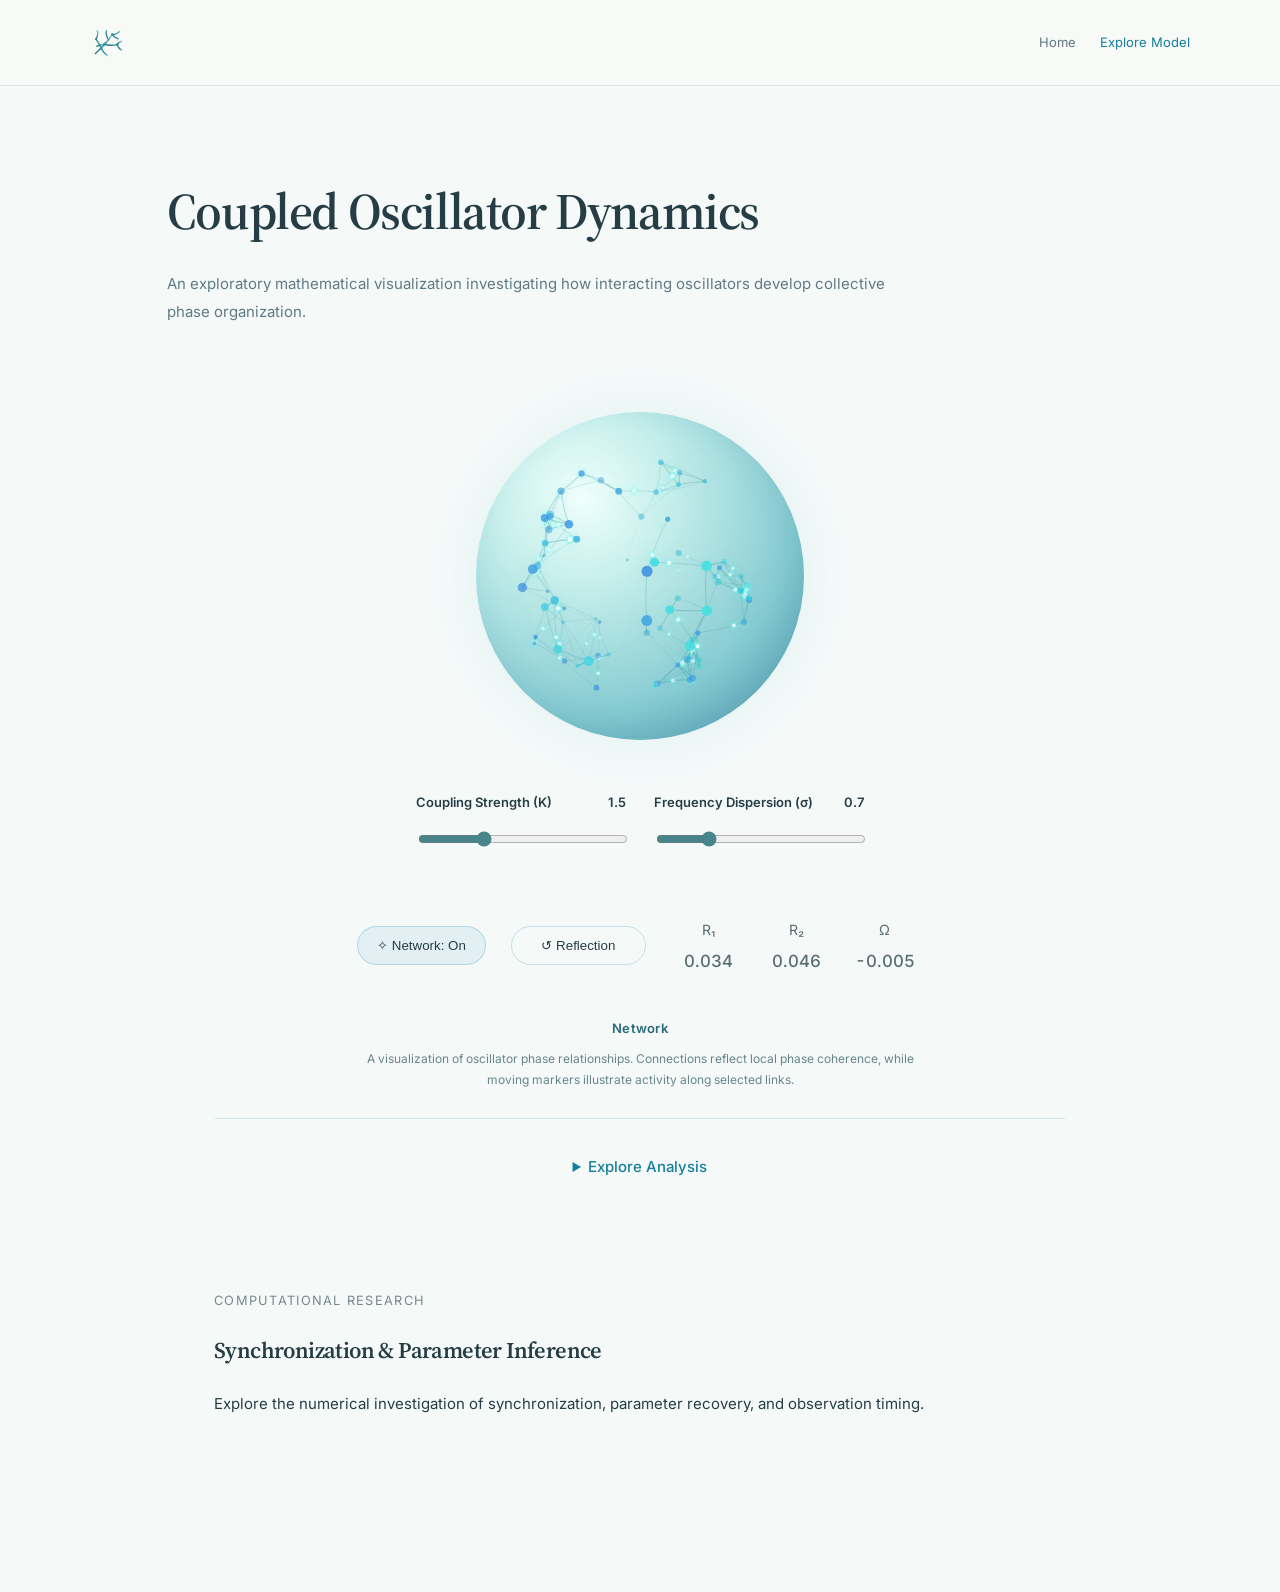
<file: models/resonant-sphere.html>
<!DOCTYPE html>

<html lang="en">
<head>
<meta charset="utf-8"/>
<meta content="width=device-width, initial-scale=1.0" name="viewport"/>
<title>Explore | Baruc Stover</title>
<link href="../favicon.svg" rel="icon"/>
<link href="../style.css" rel="stylesheet"/>
<link href="https://fonts.googleapis.com/css2?family=Inter:wght@400;500;600;700&amp;family=Source+Serif+4:wght@400;500;600;700&amp;display=swap" rel="stylesheet"/>
<style>
    .model-page {
      max-width: 1100px;
      margin: auto;
      padding: 75px 6%;
    }

    .model-intro {
      max-width: 760px;
      margin-bottom: 45px;
    }

    .model-intro h1 {
      font-size: clamp(35px, 4vw, 55px);
      line-height: 1.2;
    }

    .model-intro p {
      color: #617985;
    }

    .model-layout {
      display: grid;
      grid-template-columns: 1.4fr 1fr;
      gap: 30px;
    }

    .model-visual {
      background: linear-gradient(
        145deg,
        #effbfc,
        #d9f0f2
      );

      border: 1px solid #d6e9eb;
      border-radius: 14px;
      padding: 30px;
    }

    .model-planet {
      width: min(100%, 430px);
      aspect-ratio: 1;
      position: relative;
      margin: auto;
    }

    .model-planet .orb {
      position: absolute;
      inset: 10%;
      border-radius: 50%;
      overflow: hidden;

      background: radial-gradient(
        circle at 30% 25%,
        #ecfffd,
        #a8e8e3 27%,
        #65bfc9 65%,
        #286e95 100%
      );

      box-shadow:
        inset -22px -18px 45px #145a7938,
        0 0 75px #64becb30;
    }

    .model-planet canvas {
      position: absolute;
      inset: 0;
      width: 100%;
      height: 100%;
    }

    .model-controls {
      background: white;
      border: 1px solid #dce9ec;
      border-radius: 12px;
      padding: 30px;
    }

    .model-controls h2 {
      font-size: 26px;
      margin-top: 0;
    }

    .control-group {
      margin-bottom: 30px;
    }

    .control-group label {
      display: flex;
      justify-content: space-between;
      gap: 12px;

      font-size: 13px;
      font-weight: 600;
      margin-bottom: 14px;
    }

    .control-group input {
      width: 100%;
      accent-color: #1887a0;
    }

    .model-buttons {
      display: flex;
      flex-wrap: wrap;
      gap: 12px;
    }

    .model-buttons button {
      padding: 12px 17px;
      border-radius: 6px;
      border: 1px solid #bddbdf;
      background: #eaf7f7;
      color: #235b6b;
      cursor: pointer;
      font: inherit;
      font-size: 13px;
    }

    .model-buttons button:hover {
      background: #d7f0ef;
    }

    .model-buttons button:focus-visible {
      outline: 2px solid #147eaa;
      outline-offset: 3px;
    }

    .order-display {
      margin-top: 30px;
      padding: 20px;
      background: #f2f9fa;
      border-radius: 8px;
    }

    .order-display strong {
      font-size: 32px;
      color: #187d98;
    }

    .model-methods {
      margin-top: 65px;
      max-width: 800px;
    }

    .model-methods p {
      color: #617985;
    }

    @media (max-width: 800px) {
      .model-layout {
        grid-template-columns: 1fr;
      }

      .model-page {
        padding: 45px 6%;
      }

      .model-controls {
        padding: 22px;
      }
    }

    @media (prefers-reduced-motion: reduce) {
      .model-planet * {
        animation: none !important;
      }
    }
  
/* COMPARISON_BUTTON_CONSISTENCY_V1 */
#run-coupling-comparison {
    font: inherit;
    font-size: 0.9rem;
    padding: 12px 18px;
    min-height: 48px;
    border-radius: 6px;
    cursor: pointer;
}

</style>
<style>
    .model-extra-controls {
      margin-top: 20px;
      margin-bottom: 22px;
    }

    .model-chart-panel {
      padding: 20px;
      background: #f4fafb;
      border: 1px solid #dce9ec;
      border-radius: 9px;
    }

    .model-chart-panel h3 {
      font-family: "Source Serif 4", Georgia, serif;
      font-size: 20px;
      margin: 0 0 5px;
    }

    .model-chart-panel p {
      font-size: 12px;
      color: #617985;
    }

    #synchronization-chart {
      width: 100%;
      height: 210px;
      display: block;
      margin-top: 15px;
      background: white;
      border-radius: 5px;
    }

    .simulation-time {
      margin-bottom: 0;
    }
  </style>
<style>
/* COUPLED OSCILLATOR VISUAL REFINEMENT */

:root {
  --model-mist: #f5faf9;
  --model-sage: #cbded7;
  --model-blue: #9ec4d2;
  --model-teal: #47858b;
}

/* Keep existing layout while refining the palette. */
body {
  background-color: var(--model-mist);
}

/* Smooth changes in the canvas glow. */
#inference-canvas {
  transition: filter 0.45s ease;
}

/* Slightly warmer controls. */
input[type="range"] {
  accent-color: var(--model-teal);
}

button {
  transition:
    background-color 0.2s ease,
    border-color 0.2s ease,
    box-shadow 0.2s ease;
}

@media (prefers-reduced-motion: reduce) {
  #inference-canvas,
  button {
    transition: none;
  }
}
</style>
<style>
.comparison-section {
  max-width: 1040px;
  margin: 48px auto 70px;
  padding: 0 24px;
}

.comparison-details {
  background: #f8fbfa;
  border: 1px solid #d8e7e7;
  border-radius: 12px;
}

.comparison-details summary {
  cursor: pointer;
  padding: 22px 26px;
  font-family: "Source Serif 4", Georgia, serif;
  font-size: 21px;
  color: #234450;
}

.comparison-details summary:focus-visible,
#run-coupling-comparison:focus-visible {
  outline: 2px solid #247b8c;
  outline-offset: 3px;
}

.comparison-content {
  padding: 0 26px 28px;
}

.comparison-content > p {
  max-width: 690px;
  line-height: 1.7;
}

#run-coupling-comparison {
  padding: 11px 18px;
  border: 1px solid #afcfd1;
  border-radius: 7px;
  background: #e6f4f3;
  color: #235a65;
  cursor: pointer;
}

.comparison-chart-wrap {
  width: 100%;
  height: 290px;
  margin-top: 22px;
  background: white;
  border: 1px solid #e2ecec;
  border-radius: 8px;
}

#comparison-chart {
  display: block;
  width: 100%;
  height: 100%;
}

.comparison-table {
  width: 100%;
  border-collapse: collapse;
  margin-top: 24px;
  font-size: 14px;
}

.comparison-table th,
.comparison-table td {
  text-align: left;
  padding: 11px 8px;
  border-bottom: 1px solid #e1e9e8;
}

.comparison-table th {
  color: #315665;
}

.comparison-note {
  font-size: 12px;
  color: #66808a;
}

@media (max-width: 600px) {
  .comparison-section { padding: 0 14px; }
  .comparison-content { padding: 0 14px 22px; }
  .comparison-chart-wrap { height: 230px; }
  .comparison-details summary { font-size: 18px; padding: 18px 14px; }
}
</style>
<style>
/* Simplified mathematical project navigation */

.site-header {
  display: flex;
  align-items: center;
  justify-content: space-between;
  gap: 24px;
}

.site-header .brand {
  display: inline-flex;
  align-items: center;
  flex: 0 0 auto;
  width: auto;
  max-width: 44px;
}

.site-header .brand img {
  display: block;
  width: 34px;
  height: 34px;
}

.site-header nav {
  display: flex;
  align-items: center;
  justify-content: flex-end;
  flex-wrap: wrap;
  gap: 24px;
}

.site-header nav a {
  position: relative;
  z-index: 2;
  white-space: nowrap;
}

.site-header nav a[aria-current="page"] {
  color: #187f9c;
}

@media (max-width: 600px) {
  .site-header {
    gap: 12px;
  }

  .site-header nav {
    gap: 12px;
  }

  .site-header nav a {
    font-size: 0.8rem;
  }
}
</style>
<style>
.resonant-minimal-controls {
  max-width: 940px;
  margin: 22px auto 48px;
  padding: 18px 24px;
  display: flex;
  justify-content: center;
  align-items: center;
  gap: 38px;
  flex-wrap: wrap;
}

#resonant-reflection {
  border: 1px solid rgba(44,145,185,.25);
  background: transparent;
  color: inherit;
  padding: 11px 19px;
  border-radius: 999px;
  cursor: pointer;
  transition: background .2s ease;
}

#resonant-reflection:hover {
  background: rgba(60,160,200,.08);
}

#resonant-reflection[aria-pressed="true"] {
  background: rgba(60,160,200,.12);
}

.resonant-readouts {
  display: flex;
  gap: 28px;
  flex-wrap: wrap;
  justify-content: center;
  font-size: .88rem;
}

.resonant-readouts span {
  opacity: .75;
}

.resonant-readouts strong {
  display: block;
  margin-top: 6px;
  font-size: 1.15rem;
  font-weight: 500;
  opacity: 1;
}

@media (max-width: 650px) {
  .resonant-minimal-controls {
    gap: 22px;
    padding: 14px;
  }

  .resonant-readouts {
    width: 100%;
    justify-content: space-around;
  }
}
</style>
<style>
/* Resonant Dynamics — minimal research interface */

.resonant-stage {
  max-width: 960px;
  margin: 15px auto 70px;
  text-align: center;
}

.resonant-stage .model-visual {
  width: 100%;
  max-width: 680px;
  margin: 0 auto;
}

.resonant-stage .model-planet {
  width: 100%;
  min-height: 440px;
}

.resonant-stage .orb {
  width: 100%;
  min-height: 440px;
}

.resonant-stage #inference-canvas {
  width: 100%;
  height: 440px;
  display: block;
}

.resonant-parameter-strip {
  display: flex;
  justify-content: center;
  align-items: center;
  gap: 45px;
  margin: 26px auto;
  flex-wrap: wrap;
}

.resonant-parameter-strip .control-group {
  min-width: 210px;
  text-align: left;
}

.resonant-stage .resonant-minimal-controls {
  margin: 20px auto 35px;
}

.resonant-analysis {
  margin: 25px auto;
  text-align: left;
  border-top: 1px solid rgba(75,145,180,.2);
  padding-top: 22px;
}

.resonant-analysis > summary {
  cursor: pointer;
  text-align: center;
  padding: 12px;
  color: #167e9e;
  font-weight: 500;
}

.resonant-analysis .model-controls {
  max-width: 750px;
  margin: 35px auto;
}

.resonant-experiments {
  margin-top: 45px;
}

@media(max-width:700px) {
  .resonant-stage .model-planet,
  .resonant-stage .orb {
    min-height: 320px;
  }

  .resonant-stage #inference-canvas {
    height: 320px;
  }

  .resonant-parameter-strip {
    flex-direction: column;
    gap: 20px;
  }
}
</style>
<style>
/* Resonant Dynamics — refined sphere geometry */

.resonant-stage {
  max-width: 850px;
  margin: 12px auto 55px;
}

/* Restore compact proportions */
.resonant-stage .model-visual {
  width: 100%;
  max-width: 430px;
  margin: 0 auto;
}

.resonant-stage .model-planet {
  position: relative;
  width: min(100%, 410px);
  min-height: 0;
  aspect-ratio: 1;
  margin: 0 auto;
}

/* Restore the original inset */
.resonant-stage .model-planet .orb {
  position: absolute;
  inset: 10%;
  width: auto;
  min-height: 0;
  height: auto;

  border-radius: 50%;
  overflow: hidden;

  background: radial-gradient(
    circle at 32% 26%,
    #f0fffd 0%,
    #c8f0ec 25%,
    #86cbd2 66%,
    #4b90ab 100%
  );

  box-shadow:
    inset -12px -12px 32px rgba(32, 112, 137, .12),
    0 0 55px rgba(82, 179, 190, .12);
}

/* Canvas follows the actual orb size */
.resonant-stage #inference-canvas {
  position: absolute;
  inset: 0;
  width: 100%;
  height: 100%;
  display: block;
}

/* Bring controls closer */
.resonant-stage .resonant-parameter-strip {
  margin: 10px auto 14px;
  gap: 28px;
}

.resonant-stage .resonant-minimal-controls {
  margin: 12px auto 22px;
  gap: 25px;
}

.resonant-stage .resonant-readouts {
  gap: 26px;
}

/* Minimize surrounding visual weight */
.resonant-stage .model-visual {
  background: transparent;
  border: none;
  padding: 0;
}

@media (max-width: 650px) {
  .resonant-stage .model-planet {
    width: min(100%, 350px);
  }
}
</style>

<style>
/* Resonant Dynamics — stable numerical readouts */

.resonant-stage .resonant-readouts {
  display: grid;
  grid-template-columns: repeat(3, 76px);
  justify-content: center;
  align-items: center;
  gap: 12px;
}

.resonant-stage .resonant-readouts span {
  display: block;
  width: 76px;
  min-width: 76px;
  text-align: center;
}

.resonant-stage .resonant-readouts strong {
  display: block;
  width: 100%;

  font-variant-numeric: tabular-nums;
  font-feature-settings: "tnum";

  white-space: nowrap;
  text-align: center;

  font-size: 1.05rem;
  font-weight: 500;
  line-height: 1.5;
}

/* Keep the reflection button from changing width */
.resonant-stage #resonant-reflection {
  min-width: 135px;
  text-align: center;
}

@media (max-width: 480px) {
  .resonant-stage .resonant-readouts {
    grid-template-columns: repeat(3, 66px);
    gap: 6px;
  }

  .resonant-stage .resonant-readouts span {
    width: 66px;
    min-width: 66px;
  }
}
</style>


<style>
/* Hide empty comparison graph before analysis runs */

#comparison-chart:not(.analysis-ready) {
  display: none !important;
}

#comparison-chart.analysis-ready {
  display: block;
}
</style>


<style>
#coupling-experiment .comparison-chart-wrap {
  display: none !important;
}

#coupling-experiment .comparison-chart-wrap.analysis-ready {
  display: block !important;
}
</style>

<style>
#living-network-toggle {
  border: 1px solid rgba(44,145,185,.25);
  border-radius: 999px;
  background: rgba(60,160,200,.10);
  color: inherit;
  padding: 11px 19px;
  cursor: pointer;
}
#living-network-toggle[aria-pressed="false"] {
  background: transparent;
  opacity: .65;
}
</style>

<style>
.living-network-description {
  max-width: 610px;
  margin: 8px auto 28px;
  padding: 0 18px;
  text-align: center;
}

.living-network-description strong {
  font-size: 13px;
  font-weight: 600;
  color: #276a79;
  letter-spacing: 0.02em;
}

.living-network-description p {
  margin: 7px 0 0;
  color: #68858c;
  font-size: 12px;
  line-height: 1.75;
}
</style>
</head>
<body>
<header class="site-header">
<a aria-label="Coupled Oscillators homepage" class="brand" href="../index.html" title="Home">
<img alt="" height="34" src="../favicon.svg" width="34"/>
</a>
<nav aria-label="Main navigation"><a href="../index.html">Home</a><a aria-current="page" href="resonant-sphere.html">Explore Model</a></nav>
</header>
<main class="model-page">
<div class="model-intro">

<h1>Coupled Oscillator Dynamics</h1>
<p>
        An exploratory mathematical visualization
        investigating how interacting oscillators
        develop collective phase organization.
      </p>
</div>
<div class="resonant-stage"><div class="model-visual">
<div class="model-planet">
<div class="orb">
<canvas aria-label="Visualization of coupled oscillators" id="inference-canvas">
</canvas>
</div>
</div>
</div><div class="resonant-parameter-strip"><div class="control-group">
<label for="coupling">
            Coupling Strength (K)
            <span id="coupling-value">1.5</span>
</label>
<input id="coupling" max="5" min="0" step="0.1" type="range" value="1.5"/>
</div><div class="control-group">
<label for="dispersion">
            Frequency Dispersion (σ)
            <span id="dispersion-value">0.7</span>
</label>
<input id="dispersion" max="3" min="0" step="0.1" type="range" value="0.7"/>
</div></div><div class="resonant-minimal-controls">
<button aria-pressed="true" id="living-network-toggle" type="button"
    title="Visual filaments and pulses; oscillator equations remain unchanged">
  ✧ Network: On
</button>
<button aria-pressed="false" id="resonant-reflection" type="button">
    ↺ Reflection
  </button>
<div class="resonant-readouts">
<span>R₁ <strong id="resonant-r1">—</strong></span>
<span>R₂ <strong id="resonant-r2">—</strong></span>
<span>Ω <strong id="resonant-omega">—</strong></span>
</div>
</div>
<div class="living-network-description" id="living-network-description">
  <strong>Network</strong>
  <p>
    A visualization of oscillator phase relationships. Connections reflect local phase coherence, while moving markers illustrate activity along selected links.
</p>
</div>
<details class="resonant-analysis"><summary>Explore Analysis</summary><div class="model-controls">
<h2>Model Parameters</h2>
<div class="model-buttons">
<div class="control-group">
<label for="phase-lag">
              Phase lag (α)
              <span id="phase-lag-value">0.00</span>
</label>
<input id="phase-lag" max="1.57" min="-1.57" step="0.01" type="range" value="0"/>
</div>
<button id="perturb" type="button">
            Apply Perturbation
          </button>
<button id="reset-model" type="button">
            Reset Model
          </button>
</div>
<div class="model-buttons model-extra-controls">
<button aria-pressed="false" id="pause-model" type="button">Pause</button>
<button id="export-model" type="button">
            Export CSV
          </button>
</div>
<div class="model-chart-panel">
<h3>Synchronization over time</h3>
<p>Order parameter R(t), over the latest 40 simulation-time units</p>
<canvas aria-label="Time-series graph of oscillator synchronization" id="synchronization-chart" role="img">
</canvas>
<p class="simulation-time">
            Simulation time:
            <strong id="simulation-time">0.00</strong>
</p>
</div>
<div aria-live="off" class="order-display">
<p>Synchronization Order Parameter</p>
<strong id="order-parameter">0.000</strong>
<p>
            R ≈ 0: Low phase coherence<br/>
            R ≈ 1: High phase coherence
          </p>
</div>
</div><div class="resonant-experiments"><section class="model-methods">
<p class="eyebrow">MODEL DESCRIPTION</p>
<h2>Mathematical Foundations</h2>
<p>
The simulation uses the Kuramoto model to explore how oscillators
with different natural frequencies can synchronize through coupling.
</p>
<p>
As the coupling changes, the oscillators may begin to move together
or remain out of sync.
</p>
<p>
The sphere provides a visual representation of these dynamics
rather than a physical model or experimental measurement.
</p>
<p>
        This demonstration is independent of ongoing
        experimental research and is not a validated
        biological or ferrofluid model.
      </p>
</section><section class="comparison-section" id="coupling-experiment">
<details class="comparison-details">
<summary>Coupling Strength</summary>
<div class="comparison-content">
<p>
        Compare three coupling strengths using identical initial
        phases and natural frequencies. The experiment runs
        independently of the interactive visualization above.
      </p>
<button id="run-coupling-comparison" type="button">
        Run Comparison
      </button>
<p id="comparison-status" role="status"></p>
<div class="comparison-chart-wrap">
<canvas aria-label="Synchronization trajectories for three coupling strengths" id="comparison-chart" role="img">
</canvas>
</div>
<div id="comparison-results"></div>
<p class="comparison-note">
        Numerical experiment using forward Euler integration,
        72 oscillators, σ = 0.7, α = 0, and Δt = 0.04.
        Synchronization time is defined as the first time
        R ≥ 0.9 remains sustained for five simulation-time units.
      </p>
</div>
</details>
</section><section class="comparison-section" id="numerical-validation">
<details class="comparison-details">
<summary>Time-Step Convergence</summary>
<div class="comparison-content">
<p>
        Test how the numerical integration step affects synchronization.
        Each simulation uses identical initial conditions and is
        compared against a finer reference calculation.
      </p>
<button id="run-convergence" type="button">
        Run Convergence Test
      </button>
<p id="convergence-status" role="status"></p>
<div id="convergence-results" style="overflow-x:auto"></div>
<p class="comparison-note">
        Forward Euler integration; 72 oscillators;
        sigma = 0.7; alpha = 0; simulation duration = 40.
        Reference step: 0.005. Errors compare R(t), not
        individual oscillator phases.
      </p>
</div>
</details>
</section><section class="comparison-section" id="integration-comparison">
<details class="comparison-details">
<summary>Euler vs. RK4</summary>
<div class="comparison-content">
<p>
        Compare first-order Euler integration with fourth-order
        Runge–Kutta using identical oscillator populations.
        Both methods are evaluated against a finer RK4 reference.
      </p>
<button id="run-integration-comparison" type="button">
        Run Integration Comparison
      </button>
<p id="integration-status" role="status"></p>
<div class="integration-table-container" id="integration-results"></div>
<p class="comparison-note">
        N = 72; sigma = 0.7; alpha = 0; duration = 40.
        Reference: RK4 with dt = 0.0025.
        Errors are calculated from synchronization R(t).
      </p>
</div>
</details>
</section><section class="comparison-section" id="perturbation-recovery">
<details class="comparison-details">
<summary>Perturbation Recovery</summary>
<div class="comparison-content">
<p>
        Compare how different coupling strengths respond to an
        identical phase disturbance after 20 simulation-time units.
      </p>
<button id="run-recovery" type="button">
        Run Recovery Experiment
      </button>
<p id="recovery-status" role="status"></p>
<div id="recovery-results" style="overflow-x:auto; margin-top:20px;"></div>
<p class="comparison-note">
        RK4; N = 72; sigma = 0.7; alpha = 0;
        dt = 0.04. Perturbation at t = 20.
        Recovery requires maintaining at least 90%
        of pre-perturbation synchronization for
        2 simulation-time units. Recovery is assessed
        only when pre-perturbation R is at least 0.9.
      </p>
</div>
</details>
</section><section class="comparison-section" id="amplitude-study">
<details class="comparison-details">
<summary>Disturbance Amplitude</summary>
<div class="comparison-content">
<p>
        Investigate how the magnitude of a phase disturbance
        affects synchronization recovery under different
        coupling strengths.
      </p>
<button id="run-amplitude-study" type="button">
        Run Amplitude Study
      </button>
<p id="amplitude-status" role="status"></p>
<div id="amplitude-results" style="overflow-x:auto; margin-top:20px;"></div>
<p class="comparison-note">
        RK4; N = 72; sigma = 0.7; alpha = 0;
        dt = 0.04. Perturbation at t = 20.
        Recovery requires maintaining 90% of
        pre-disturbance coherence for 2 simulation-time
        units. Recovery is assessed only when the
        initial order parameter is at least 0.9.
      </p>
</div>
</details>
</section></div></details></div>
<section style="max-width:900px;margin:60px auto;padding:24px;">
<p style="font-size:0.8rem;letter-spacing:0.1em;
            text-transform:uppercase;opacity:0.6;">
    Computational Research
  </p>
<h2>Synchronization &amp; Parameter Inference</h2>
<p>
    Explore the numerical investigation of synchronization,
    parameter recovery, and observation timing.
  </p>

</section>
</main>
<script defer="" src="../kuramoto-core.js"></script>
<script defer="" src="../inference-sphere-volumetric-final.js?palette-v1"></script>
<script>
/* Coherence-responsive appearance.
   Visual effect only; does not change oscillator equations. */
(() => {
  const canvas = document.getElementById("inference-canvas");
  const output = document.getElementById("order-parameter");

  if (!canvas || !output) return;

  const reduceMotion = window.matchMedia(
    "(prefers-reduced-motion: reduce)"
  );

  let previous = -1;

  function updateGlow() {
    const value = Number(output.textContent);
    if (!Number.isFinite(value)) return;

    const R = Math.max(0, Math.min(1, value));

    if (Math.abs(R - previous) < 0.015) return;
    previous = R;

    if (reduceMotion.matches) {
      canvas.style.filter = "none";
      return;
    }

    const opacity = (0.08 + R * 0.25).toFixed(3);
    const spread = Math.round(8 + R * 20);

    canvas.style.filter =
      `drop-shadow(0 0 ${spread}px ` +
      `rgba(63, 151, 165, ${opacity}))`;
  }

  const observer = new MutationObserver(updateGlow);

  observer.observe(output, {
    childList: true,
    characterData: true,
    subtree: true
  });

  updateGlow();

  reduceMotion.addEventListener?.("change", () => {
    previous = -1;
    updateGlow();
  });
})();
</script>
<script defer="" src="../coupling-experiment-v2.js?v=chart-fix-1"></script>
<script defer="" src="../numerical-validation.js"></script>
<script defer="" src="../integration-comparison.js"></script>
<script defer="" src="../perturbation-recovery.js"></script>
<script defer="" src="../amplitude-study.js"></script>
<script src="../experiment-activity.js"></script>


</body>
</html>
</file>
<file: style.css>
:root {
  --ink: #173343;
  --muted: #617985;
  --blue: #147eaa;
  --line: #dce9ec;
  --background: #ffffff;
}

* { box-sizing: border-box; }

html { scroll-behavior: smooth; }

body {
  margin: 0;
  background: var(--background);
  color: var(--ink);
  font-family: "DejaVu Sans", Arial, sans-serif;
  line-height: 1.7;
}

a { color: inherit; text-decoration: none; }

.site-header {
  min-height: 86px;
  display: flex;
  align-items: center;
  justify-content: space-between;
  gap: 24px;
  padding: 18px 7%;
  background: white;
  border-bottom: 1px solid var(--line);
}

.brand {
  display: flex;
  align-items: center;
  gap: 12px;
  font-size: 13px;
  font-weight: 700;
  letter-spacing: 1px;
}

.brand-light { color: var(--muted); font-weight: 400; }

nav { display: flex; gap: 30px; }

nav a { font-size: 13px; color: var(--muted); }
nav a:hover { color: var(--blue); }

.hero {
  min-height: 620px;
  position: relative;
  display: flex;
  align-items: center;
  overflow: hidden;
  padding: 110px 7%;
  background: linear-gradient(115deg, #fff 18%, #eef9fb 72%, #dceff1);
}

.hero-content { position: relative; z-index: 2; max-width: 770px; }

.eyebrow {
  color: #258eab;
  font-size: 11px;
  font-weight: 700;
  letter-spacing: 2.5px;
  text-transform: uppercase;
}

h1 {
  margin: 20px 0 28px;
  font-size: clamp(36px, 4.4vw, 64px);
  font-weight: 600;
  line-height: 1.2;
  letter-spacing: -2px;
}

h1 span { color: #378a9f; }

.hero-description {
  max-width: 590px;
  font-size: 16px;
  color: var(--muted);
}

.button {
  display: inline-flex;
  gap: 38px;
  padding: 13px 22px;
  margin-top: 30px;
  background: #197c9c;
  color: white;
  font-size: 13px;
  border-radius: 4px;
}

.button:hover { background: #105975; }

.hero-art {
  position: absolute;
  right: -100px;
  top: 80px;
  width: 520px;
  height: 520px;
  opacity: .55;
}

.orb {
  position: absolute;
  inset: 100px;
  border-radius: 50%;
  background: radial-gradient(circle at 30% 25%,
    #ffffff, #9ce1de 28%, #4babb5 65%, #22668f);
  box-shadow: 0 0 100px #98e0e0;
}

.orb-core {
  position: absolute;
  inset: 185px;
  border: 1px solid #ffffff;
  border-radius: 50%;
}

.orbit {
  position: absolute;
  inset: 40px;
  border: 1px solid #7bbbc7;
  border-radius: 50%;
}

.orbit-one { transform: rotate(35deg) scaleY(.42); }
.orbit-two { transform: rotate(-35deg) scaleY(.42); }

.section {
  padding: 100px 7%;
  scroll-margin-top: 25px;
}

.section h2 {
  max-width: 760px;
  font-size: clamp(28px, 3vw, 43px);
  font-weight: 600;
  line-height: 1.3;
  letter-spacing: -1px;
}

.section-intro {
  max-width: 750px;
  color: var(--muted);
  font-size: 17px;
}

.section-tinted { background: #f5f9fa; }

.research-grid {
  display: grid;
  grid-template-columns: repeat(3, 1fr);
  gap: 22px;
  margin-top: 46px;
}

.research-card {
  background: white;
  border: 1px solid var(--line);
  border-radius: 5px;
  padding: 34px;
  transition: transform .2s, box-shadow .2s;
}

.research-card:hover {
  transform: translateY(-4px);
  box-shadow: 0 12px 30px #17334310;
}

.card-number {
  font-size: 10px;
  color: #258eab;
  letter-spacing: 1.4px;
  font-weight: 700;
}

.research-card h3 {
  font-size: 21px;
  line-height: 1.4;
  margin: 22px 0 14px;
}

.research-card p { font-size: 14px; color: var(--muted); }

.interest-tags {
  display: flex;
  flex-wrap: wrap;
  gap: 12px;
  margin-top: 38px;
}

.interest-tags span {
  padding: 10px 17px;
  border: 1px solid var(--line);
  border-radius: 30px;
  color: #486b77;
  font-size: 13px;
}

.contact-section {
  background: linear-gradient(120deg, #eaf7f8, #f7fbfd);
}

.contact-section p:not(.eyebrow) {
  max-width: 660px;
  color: var(--muted);
}

.contact-location { font-size: 13px; margin-top: 35px; }

footer {
  display: flex;
  justify-content: space-between;
  gap: 20px;
  padding: 30px 7%;
  font-size: 12px;
  color: var(--muted);
  border-top: 1px solid var(--line);
}

@media (max-width: 800px) {
  .site-header { flex-direction: column; align-items: flex-start; }
  nav { gap: 17px; flex-wrap: wrap; }
  .hero { min-height: 550px; padding: 80px 7%; }
  .hero-art { opacity: .16; right: -280px; }
  h1 { letter-spacing: -1px; }
  .section { padding: 70px 7%; }
  .research-grid { grid-template-columns: 1fr; }
  footer { flex-direction: column; }
}

/* Research Notebook */

.notes-section {
  background: linear-gradient(
    145deg,
    #ffffff 0%,
    #f0f8fa 100%
  );
}

.notes-toolbar {
  margin: 35px 0;
}

.notes-toolbar input {
  width: 100%;
  max-width: 420px;
  padding: 15px 18px;
  border: 1px solid #dce9ec;
  border-radius: 6px;
  background: #ffffff;
  color: #173343;
  font: inherit;
  font-size: 14px;
}

.notes-toolbar input:focus {
  outline: 2px solid #9ad5db;
  outline-offset: 2px;
}

.notes-grid {
  display: grid;
  grid-template-columns: repeat(3, minmax(0, 1fr));
  gap: 22px;
}

.note-card {
  display: flex;
  flex-direction: column;
  padding: 30px;
  border: 1px solid rgba(90, 153, 170, .18);
  border-radius: 9px;
  background: rgba(255, 255, 255, .86);
  box-shadow: 0 8px 28px rgba(30, 90, 110, .035);
  transition: transform .2s, box-shadow .2s;
}

.note-card:hover {
  transform: translateY(-3px);
  box-shadow: 0 14px 35px rgba(30, 90, 110, .09);
}

.note-category {
  font-size: 10px;
  font-weight: 700;
  letter-spacing: 1.3px;
  text-transform: uppercase;
  color: #258eab;
}

.note-card h3 {
  margin: 20px 0 10px;
  font-size: 20px;
  line-height: 1.4;
}

.note-card p {
  color: #617985;
  font-size: 14px;
  flex-grow: 1;
}

.note-footer {
  display: flex;
  justify-content: space-between;
  flex-wrap: wrap;
  gap: 12px;
  border-top: 1px solid #e5eff1;
  padding-top: 18px;
  margin-top: 25px;
  font-size: 11px;
  color: #6d8c97;
}

@media (max-width: 900px) {
  .notes-grid {
    grid-template-columns: 1fr;
  }
}

/* ==============================
   RESEARCH CONNECTIONS
   ============================== */

.connections-section {
  background: #fff;
  padding-top: 90px;
  padding-bottom: 110px;
}

.connections-header {
  display: flex;
  justify-content: space-between;
  align-items: end;
  gap: 45px;
  margin-bottom: 45px;
}

.connections-intro {
  max-width: 360px;
  color: var(--muted);
  font-size: 14px;
}

.network-panel {
  border: 1px solid #d7e9ec;
  border-radius: 14px;
  overflow: hidden;
  background:
    radial-gradient(ellipse at 50% 46%, #e4f7f6 0%, transparent 60%),
    linear-gradient(135deg, #fafefe, #edf8fa);
}

.network-stage {
  position: relative;
  width: 100%;
  height: 440px;
}

.network-lines {
  position: absolute;
  width: 100%;
  height: 100%;
  pointer-events: none;
}

.network-center {
  position: absolute;
  left: 50%;
  top: 47.73%;
  transform: translate(-50%, -50%);
  width: 140px;
  height: 140px;
  border-radius: 50%;
  display: flex;
  flex-direction: column;
  justify-content: center;
  align-items: center;
  text-align: center;
  gap: 7px;
  background: linear-gradient(145deg, #16576b, #168aa3);
  color: white;
  font-size: 12px;
  letter-spacing: 1px;
  line-height: 1.5;
  box-shadow:
    0 0 0 10px rgba(70, 176, 189, .08),
    0 15px 50px rgba(20, 120, 150, .22);
}

.center-symbol {
  font-size: 30px;
  font-weight: 400;
  color: #aef2e8;
}

.network-node {
  position: absolute;
  transform: translate(-50%, -50%);
  width: 125px;
  min-height: 70px;
  border: 1px solid #aad9dc;
  border-radius: 10px;
  background: rgba(255, 255, 255, .91);
  color: #285b6a;
  font-family: inherit;
  font-size: 12px;
  font-weight: 600;
  line-height: 1.5;
  cursor: pointer;
  box-shadow: 0 6px 22px rgba(60, 140, 160, .07);
  transition:
    background .2s ease,
    box-shadow .2s ease,
    border-color .2s ease;
}

.network-node:hover,
.network-node.active {
  background: #e5fbf7;
  border-color: #49acb5;
  box-shadow: 0 8px 28px rgba(35, 140, 160, .18);
}

.network-node:focus-visible {
  outline: 3px solid #258eab;
  outline-offset: 3px;
}

.node-genetics {
  left: 18.75%;
  top: 21.59%;
}

.node-evolution {
  left: 50%;
  top: 12.5%;
}

.node-genomics {
  left: 81.25%;
  top: 21.59%;
}

.node-experimental {
  left: 29.375%;
  top: 78.41%;
}

.node-modeling {
  left: 70.625%;
  top: 78.41%;
}

.network-details {
  min-height: 155px;
  padding: 26px 35px;
  background: rgba(255,255,255,.88);
  border-top: 1px solid #dcebed;
}

.network-details h3 {
  margin: 8px 0;
  font-size: 20px;
}

.network-details p:last-child {
  margin: 0;
  max-width: 700px;
  color: var(--muted);
  font-size: 14px;
}

/* Mobile layout */

@media (max-width: 700px) {
  .connections-header {
    flex-direction: column;
    align-items: start;
    gap: 10px;
  }

  .network-stage {
    height: auto;
    display: grid;
    grid-template-columns: repeat(2, minmax(0, 1fr));
    gap: 12px;
    padding: 25px;
  }

  .network-lines {
    display: none;
  }

  .network-center,
  .network-node {
    position: static;
    transform: none;
  }

  .network-center {
    grid-column: 1 / -1;
    margin: 0 auto 15px;
  }

  .network-node {
    width: 100%;
  }

  .node-modeling {
    grid-column: 1 / -1;
    max-width: 200px;
    justify-self: center;
  }

  .network-details {
    padding: 25px;
  }
}

@media (prefers-reduced-motion: reduce) {
  .network-node {
    transition: none;
  }
}

/* ==================================
   RESEARCH HYPOTHESIS EXPLORER
   ================================== */

.hypotheses-section {
  background: linear-gradient(
    140deg,
    #f4fafb 0%,
    #ffffff 55%,
    #eef7f8 100%
  );
}

.hypotheses-heading {
  margin-bottom: 38px;
}

.hypothesis-controls {
  display: flex;
  gap: 14px;
  flex-wrap: wrap;
  margin-bottom: 35px;
}

.hypothesis-controls input,
.hypothesis-controls select {
  padding: 13px 16px;
  border: 1px solid #d5e7e9;
  border-radius: 6px;
  background: white;
  color: #284d5a;
  font-family: inherit;
  font-size: 13px;
}

.hypothesis-controls input {
  flex: 1;
  min-width: 230px;
}

.hypothesis-controls select {
  min-width: 190px;
}

.hypothesis-controls input:focus-visible,
.hypothesis-controls select:focus-visible {
  outline: 2px solid #258eab;
  outline-offset: 2px;
}

.hypothesis-grid {
  display: grid;
  grid-template-columns: repeat(2, minmax(0, 1fr));
  gap: 22px;
}

.hypothesis-card {
  display: flex;
  flex-direction: column;
  padding: 32px;
  border: 1px solid #dce9ec;
  border-radius: 10px;
  background: #ffffff;
  box-shadow: 0 8px 35px rgba(18, 77, 96, .04);
  transition: border-color .2s, box-shadow .2s;
}

.hypothesis-card:hover {
  border-color: #91ccd1;
  box-shadow: 0 12px 38px rgba(18, 77, 96, .09);
}

.hypothesis-meta {
  display: flex;
  justify-content: space-between;
  gap: 12px;
  align-items: center;
  margin-bottom: 26px;
}

.hypothesis-id {
  font-size: 11px;
  font-weight: 700;
  letter-spacing: 1px;
  color: #4b8795;
}

.hypothesis-status {
  padding: 5px 10px;
  border-radius: 20px;
  background: #e8f6f4;
  color: #277e80;
  font-size: 10px;
  font-weight: 700;
}

.hypothesis-category {
  color: #258eab;
  font-size: 10px;
  font-weight: 700;
  letter-spacing: 1.4px;
  text-transform: uppercase;
}

.hypothesis-card h3 {
  font-size: 22px;
  line-height: 1.4;
  margin: 16px 0;
}

.hypothesis-question {
  color: #617985;
  font-size: 14px;
  flex-grow: 1;
}

.hypothesis-details {
  margin-top: 24px;
  border-top: 1px solid #e4eff0;
  padding-top: 17px;
}

.hypothesis-details summary {
  cursor: pointer;
  color: #1886a4;
  font-size: 13px;
  font-weight: 700;
}

.hypothesis-details summary:hover {
  color: #105975;
}

.hypothesis-details summary:focus-visible {
  outline: 2px solid #258eab;
  outline-offset: 4px;
}

.hypothesis-content {
  margin-top: 24px;
}

.hypothesis-field {
  margin-bottom: 21px;
  padding-left: 14px;
  border-left: 2px solid #c1e4e4;
}

.hypothesis-field h4 {
  margin: 0 0 6px;
  font-size: 12px;
  color: #276d7e;
}

.hypothesis-field p {
  margin: 0;
  color: #617985;
  font-size: 13px;
  line-height: 1.7;
}

.hypothesis-updated {
  margin-top: 24px;
  font-size: 11px;
  color: #8aa2aa;
}

.hypothesis-disclaimer {
  margin-top: 30px;
  font-size: 12px;
  color: #738e97;
}

@media (max-width: 800px) {
  .hypothesis-grid {
    grid-template-columns: 1fr;
  }

  .hypothesis-card {
    padding: 25px;
  }
}

/* Scientific Research Pipeline */

.pipeline-section {
  background: linear-gradient(135deg, #f5fbfc, #eaf6f7);
}

.pipeline-grid {
  display: grid;
  grid-template-columns: repeat(3, minmax(0, 1fr));
  gap: 22px;
  margin-top: 45px;
}

.pipeline-step {
  background: rgba(255,255,255,.95);
  border: 1px solid #d5e8eb;
  border-radius: 10px;
  padding: 24px;
  transition: border-color .2s, box-shadow .2s;
}

.pipeline-step:hover,
.pipeline-step[open] {
  border-color: #6db8c1;
  box-shadow: 0 10px 30px rgba(25,100,120,.08);
}

.pipeline-step summary {
  display: flex;
  flex-direction: column;
  gap: 18px;
  cursor: pointer;
  list-style: none;
}

.pipeline-step summary::-webkit-details-marker {
  display: none;
}

.pipeline-step summary:focus-visible {
  outline: 2px solid #258eab;
  outline-offset: 5px;
}

.pipeline-number {
  display: flex;
  align-items: center;
  justify-content: center;
  width: 43px;
  height: 43px;
  border-radius: 50%;
  background: #e2f5f3;
  color: #167d91;
  font-size: 13px;
  font-weight: 700;
}

.pipeline-step strong {
  font-size: 17px;
  color: #173343;
}

.pipeline-step p {
  margin: 20px 0 0;
  color: #617985;
  font-size: 13px;
  line-height: 1.8;
}

.pipeline-note {
  margin-top: 35px;
  color: #738f99;
  font-size: 12px;
}

@media (max-width: 900px) {
  .pipeline-grid {
    grid-template-columns: 1fr;
  }
}

/* Academic research workflow refinements */

.pipeline-section h2 {
  max-width: 950px;
}

.pipeline-subheading {
  margin-top: 55px;
  margin-bottom: 10px;
  font-size: 21px;
  font-weight: 600;
  color: #173343;
}

.pipeline-section em {
  font-style: italic;
}


/* =========================================
   BIO-X INSPIRED CELESTIAL VISUALIZATION
   Responsive positioning and orbital motion
   ========================================= */

/* Position the planet within the hero */

.hero {
  isolation: isolate;
}

.hero-content {
  position: relative;
  z-index: 2;
}

.hero-art {
  position: absolute;

  width: clamp(320px, 34vw, 520px);
  height: clamp(320px, 34vw, 520px);

  top: 50%;
  right: 2%;

  transform: translateY(-50%);

  opacity: 0.75;
  pointer-events: none;
  z-index: 1;
}

/* Planetary sphere */

.hero-art .orb {
  position: absolute;
  inset: 19%;

  border-radius: 50%;
  overflow: hidden;

  background:
    radial-gradient(
      circle at 30% 25%,
      #f0fffd 0%,
      #a8e9e4 22%,
      #74cbd1 50%,
      #398daa 78%,
      #236680 100%
    );

  box-shadow:
    inset -18px -15px 35px rgba(20, 75, 105, 0.19),
    inset 12px 12px 25px rgba(255, 255, 255, 0.3),
    0 0 75px rgba(91, 202, 209, 0.22);
}

/* Rotating atmospheric patterns */

.hero-art .orb::before {
  content: "";
  position: absolute;
  inset: -25%;
  border-radius: 50%;

  background:
    radial-gradient(
      ellipse at 28% 45%,
      rgba(255,255,255,0.32),
      transparent 35%
    ),
    conic-gradient(
      from 20deg,
      transparent 0deg,
      rgba(218,255,248,0.24) 65deg,
      transparent 125deg,
      rgba(40,137,164,0.20) 210deg,
      transparent 300deg
    );

  animation: planetaryRotation 38s linear infinite;
}

/* Soft atmospheric glow */

.hero-art .orb::after {
  content: "";
  position: absolute;
  inset: 0;
  border-radius: 50%;

  background:
    radial-gradient(
      circle at 35% 25%,
      rgba(255,255,255,0.42),
      transparent 52%
    );

  box-shadow:
    inset -12px -8px 25px rgba(22,80,110,0.12);
}

/* Planetary orbital paths */

.hero-art .orbit {
  position: absolute;
  inset: 8%;

  border: 1px solid rgba(85, 166, 184, 0.48);
  border-radius: 50%;
}

/* Two orbital planes with different speeds */

.hero-art .orbit-one {
  animation: orbitalRotationOne 25s linear infinite;
}

.hero-art .orbit-two {
  animation: orbitalRotationTwo 35s linear infinite;
}

/* Internal orbital core */

.hero-art .orb-core {
  position: absolute;
  inset: 35%;

  border: 1px solid rgba(255,255,255,0.7);
  border-radius: 50%;

  z-index: 2;
}

/* Animations */

@keyframes planetaryRotation {
  from {
    transform: rotate(0deg);
  }

  to {
    transform: rotate(360deg);
  }
}

@keyframes orbitalRotationOne {
  from {
    transform: rotate(35deg) scaleY(0.42);
  }

  to {
    transform: rotate(395deg) scaleY(0.42);
  }
}

@keyframes orbitalRotationTwo {
  from {
    transform: rotate(-35deg) scaleY(0.42);
  }

  to {
    transform: rotate(-395deg) scaleY(0.42);
  }
}

/* Tablet */

@media (max-width: 1100px) {
  .hero-art {
    right: -6%;
    opacity: 0.35;
  }
}

/* Mobile */

@media (max-width: 700px) {
  .hero {
    overflow: hidden;
  }

  .hero-art {
    width: 350px;
    height: 350px;

    top: 48%;
    right: -125px;

    transform: translateY(-50%);
    opacity: 0.17;
  }

  .hero-content {
    position: relative;
    z-index: 3;
  }
}

/* Accessibility: reduced motion */

@media (prefers-reduced-motion: reduce) {
  .hero-art .orb::before,
  .hero-art .orbit-one,
  .hero-art .orbit-two {
    animation: none;
  }
}


/* =================================
   ACADEMIC TYPOGRAPHY
   ================================= */

:root {
  --font-academic: "Source Serif 4", Georgia, serif;
  --font-interface: "Inter", Arial, sans-serif;
}

body {
  font-family: var(--font-interface);
  font-size: 15px;
  line-height: 1.8;
  -webkit-font-smoothing: antialiased;
}

h1, h2, h3 {
  font-family: var(--font-academic);
  font-weight: 600;
}

h1 {
  letter-spacing: -1.4px;
  line-height: 1.12;
}

h2 {
  letter-spacing: -0.6px;
}

p {
  line-height: 1.85;
}

nav, .brand, .eyebrow,
.button, .card-number,
.note-category, .pipeline-number {
  font-family: var(--font-interface);
}

.hero-description {
  font-size: 16px;
  line-height: 1.9;
  max-width: 590px;
}

@media (max-width: 700px) {
  h1 {
    font-size: clamp(34px, 8vw, 48px);
    letter-spacing: -0.8px;
  }
}


/* =========================================
   LIVING BIOLOGICAL SPHERE — VERSION 2
   ========================================= */

/* Soft atmospheric breathing */

.hero-art .orb {
  position: absolute;
  isolation: isolate;

  box-shadow:
    inset -20px -15px 40px rgba(15,75,105,.20),
    inset 12px 14px 35px rgba(255,255,255,.35),
    0 0 70px rgba(70,190,200,.20);

  animation: sphereBreathing 11s ease-in-out infinite;
}

/* Slowly circulating internal patterns */

.hero-art .orb::before {
  inset: -35%;

  background:
    radial-gradient(
      ellipse at 30% 42%,
      rgba(255,255,255,.42) 0%,
      transparent 35%
    ),
    radial-gradient(
      ellipse at 72% 67%,
      rgba(27,130,164,.30) 0%,
      transparent 40%
    ),
    conic-gradient(
      from 30deg,
      transparent,
      rgba(175,250,237,.35),
      transparent,
      rgba(42,150,185,.20),
      transparent
    );

  animation: livingCirculation 45s linear infinite;
}

/* Dynamic illumination */

.hero-art .orb::after {
  inset: 0;

  background:
    radial-gradient(
      ellipse at 28% 25%,
      rgba(255,255,255,.50),
      transparent 48%
    ),
    radial-gradient(
      ellipse at 72% 78%,
      rgba(18,100,135,.15),
      transparent 50%
    );

  animation: illuminationCycle 16s ease-in-out infinite;
}

/* Inner structure gently pulses */

.hero-art .orb-core {
  animation: corePulse 9s ease-in-out infinite;
}

/* Breathing animation */

@keyframes sphereBreathing {
  0%, 100% {
    filter: brightness(1);
    box-shadow:
      inset -20px -15px 40px rgba(15,75,105,.20),
      0 0 65px rgba(70,190,200,.18);
  }

  50% {
    filter: brightness(1.055);
    box-shadow:
      inset -17px -12px 35px rgba(15,75,105,.16),
      0 0 95px rgba(70,190,200,.28);
  }
}

/* Atmospheric movement */

@keyframes livingCirculation {
  from {
    transform: rotate(0deg);
  }

  to {
    transform: rotate(360deg);
  }
}

/* Gradual light variation */

@keyframes illuminationCycle {
  0%, 100% {
    opacity: .65;
  }

  50% {
    opacity: 1;
  }
}

/* Inner biological rhythm */

@keyframes corePulse {
  0%, 100% {
    opacity: .45;
    transform: scale(1);
  }

  50% {
    opacity: .9;
    transform: scale(1.07);
  }
}

/* Pause animation when reduced motion is preferred */

@media (prefers-reduced-motion: reduce) {
  .hero-art .orb,
  .hero-art .orb::before,
  .hero-art .orb::after,
  .hero-art .orb-core,
  .hero-art .orbit-one,
  .hero-art .orbit-two {
    animation: none;
  }
}


/* =====================================
   ACADEMIC WORKFLOW TYPOGRAPHY
   ===================================== */

.pipeline-subheading {
  font-family: "Source Serif 4", Georgia, serif;
  font-size: 26px;
  font-weight: 600;
  letter-spacing: -0.4px;
}

.pipeline-step summary strong {
  font-family: "Source Serif 4", Georgia, serif;
  font-size: 20px;
  font-weight: 600;
  line-height: 1.4;
  letter-spacing: -0.3px;
}

.pipeline-step .pipeline-number {
  font-family: "Inter", Arial, sans-serif;
  font-size: 12px;
  font-weight: 700;
}

.pipeline-step p {
  font-family: "Inter", Arial, sans-serif;
  font-size: 13px;
  line-height: 1.8;
}


/* ==========================================
   RESONANT SPHERE
   Conceptual biological dynamical system
   ========================================== */

/* Maintain spherical geometry */

.hero-art {
  isolation: isolate;
}

.hero-art .orb {
  z-index: 1;
}

/* Internal wave field */

.hero-art .resonance-field {
  position: absolute;
  inset: 19%;
  z-index: 2;
  border-radius: 50%;
  overflow: hidden;
  pointer-events: none;
  opacity: 0.65;
}

/* Concentric wavefronts */

.resonance-field::before {
  content: "";
  position: absolute;
  inset: -30%;
  border-radius: 50%;

  background:
    repeating-radial-gradient(
      ellipse at 50% 50%,
      transparent 0,
      transparent 22px,
      rgba(230,255,252,0.18) 23px,
      transparent 25px,
      transparent 44px
    );

  animation: resonanceOscillation 14s ease-in-out infinite;
}

/* Slowly shifting phase */

.resonance-field::after {
  content: "";
  position: absolute;
  inset: -20%;
  border-radius: 50%;

  background:
    conic-gradient(
      from 0deg,
      transparent 0deg,
      rgba(220,255,250,0.20) 60deg,
      transparent 125deg,
      rgba(29,130,160,0.20) 210deg,
      transparent 300deg,
      rgba(220,255,250,0.15) 360deg
    );

  animation: resonancePhase 31s linear infinite;
}

/* Orbiting reference points */

.hero-art .orbit-one::before,
.hero-art .orbit-two::before {
  content: "";
  position: absolute;
  top: -4px;
  left: 50%;

  width: 8px;
  height: 8px;

  border-radius: 50%;
  background: #d8fffb;

  box-shadow:
    0 0 8px rgba(190,255,248,0.9),
    0 0 20px rgba(80,190,210,0.5);
}

/* Gentle orbital response */

.hero-art .orbit-one {
  animation: resonantOrbitOne 28s linear infinite;
}

.hero-art .orbit-two {
  animation: resonantOrbitTwo 39s linear infinite;
}

/* The interior appears to expand and contract */

@keyframes resonanceOscillation {
  0%, 100% {
    transform: scale(0.94) rotate(0deg);
    opacity: 0.35;
  }

  50% {
    transform: scale(1.08) rotate(8deg);
    opacity: 0.85;
  }
}

/* Independent phase circulation */

@keyframes resonancePhase {
  from {
    transform: rotate(0deg);
  }

  to {
    transform: rotate(360deg);
  }
}

/* Two independent orbital periods */

@keyframes resonantOrbitOne {
  from {
    transform: rotate(35deg) scaleY(0.42);
  }

  to {
    transform: rotate(395deg) scaleY(0.42);
  }
}

@keyframes resonantOrbitTwo {
  from {
    transform: rotate(-35deg) scaleY(0.42);
  }

  to {
    transform: rotate(-395deg) scaleY(0.42);
  }
}

/* Motion accessibility */

@media (prefers-reduced-motion: reduce) {
  .resonance-field::before,
  .resonance-field::after,
  .hero-art .orbit-one,
  .hero-art .orbit-two {
    animation: none;
  }
}


/* =========================================
   PROGRESS-RESPONSIVE RESEARCH SPHERE
   ========================================= */

.hero {
  --sphere-hue: 0deg;
  --sphere-saturation: 1;
  --sphere-speed: 50s;
  --orbit-speed-one: 35s;
  --orbit-speed-two: 49s;
  --resonance-speed: 24s;
  --resonance-opacity: .20;
  --pulse-color: #89cfd0;
}

/* Smooth visual transitions when progress changes */

.hero-art .orb {
  filter:
    hue-rotate(var(--sphere-hue))
    saturate(var(--sphere-saturation));

  transition: filter 3s ease-in-out;
}

/* Replace previous orbital speeds */

.hero-art .orbit-one {
  animation-duration: var(--orbit-speed-one);
}

.hero-art .orbit-two {
  animation-duration: var(--orbit-speed-two);
}

/* Increase visibility of internal patterns */

.hero-art .resonance-field {
  opacity: var(--resonance-opacity);
  transition: opacity 3s ease;
}

.hero-art .resonance-field::before {
  animation-duration: var(--resonance-speed);
}

/* Progress indicator */

.research-pulse {
  position: absolute;
  right: 7%;
  bottom: 35px;
  z-index: 4;

  display: flex;
  align-items: center;
  gap: 11px;

  padding: 10px 15px;
  border: 1px solid rgba(70,160,170,.24);
  border-radius: 30px;

  background: rgba(255,255,255,.78);
  backdrop-filter: blur(8px);
}

.pulse-light {
  width: 9px;
  height: 9px;
  border-radius: 50%;
  flex-shrink: 0;

  background: var(--pulse-color);
  box-shadow: 0 0 12px var(--pulse-color);

  animation: researchHeartbeat 4s ease-in-out infinite;
}

.pulse-text {
  font-family: "Inter", Arial, sans-serif;
  font-size: 10px;
  font-weight: 600;
  letter-spacing: 1.4px;
  color: #386c79;
}

/* Noticeable but gentle pulsation */

@keyframes researchHeartbeat {
  0%, 100% {
    transform: scale(1);
    opacity: .65;
  }

  50% {
    transform: scale(1.35);
    opacity: 1;
  }
}

/* Responsive indicator */

@media (max-width: 700px) {
  .research-pulse {
    right: auto;
    left: 7%;
    bottom: 20px;
    max-width: 86%;
  }

  .pulse-text {
    font-size: 9px;
    letter-spacing: 1px;
  }
}

@media (prefers-reduced-motion: reduce) {
  .pulse-light {
    animation: none;
  }

  .hero-art .orb,
  .hero-art .resonance-field {
    transition: none;
  }
}

.hero-art .orb::before {
  animation-duration: var(--sphere-speed);
}

@media (prefers-reduced-motion: reduce) {
  .hero-art .orb::before {
    animation: none;
  }
}

/* =========================================
   LIVING PLANET — DYNAMIC CURRENTS
   ========================================= */

/* Remove the former activity badge */

.research-pulse {
  display: none !important;
}

/* Sphere */

.hero-art .orb {
  position: absolute;
  isolation: isolate;
  overflow: hidden;
}

/* Atmospheric circulation */

.hero-art .planet-currents {
  position: absolute;
  inset: 0;
  width: 100%;
  height: 100%;
  z-index: 3;
  overflow: hidden;
  border-radius: 50%;
  pointer-events: none;
}

/* First system: bright atmospheric currents */

.current-layer-one {
  opacity: .50;
  transform-origin: center;
  animation: currentRotationOne 22s linear infinite;
}

/* Second system: deeper internal currents */

.current-layer-two {
  opacity: .30;
  transform-origin: center;
  animation: currentRotationTwo 31s linear infinite;
}

/* Moving particles */

.planet-particles {
  fill: #efffff;
  opacity: .75;
  transform-origin: center;
  animation: particleCirculation 18s linear infinite;
}

/* More visible internal lighting */

.hero-art .orb::before {
  z-index: 1;
  opacity: .45;
}

.hero-art .orb::after {
  z-index: 2;
  opacity: .55;
}

/* Rotation in different directions */

@keyframes currentRotationOne {
  from {
    transform: rotate(0deg);
  }

  to {
    transform: rotate(360deg);
  }
}

@keyframes currentRotationTwo {
  from {
    transform: rotate(360deg);
  }

  to {
    transform: rotate(0deg);
  }
}

/* Particles circulate independently */

@keyframes particleCirculation {
  from {
    transform: rotate(0deg);
    opacity: .45;
  }

  50% {
    opacity: .95;
  }

  to {
    transform: rotate(360deg);
    opacity: .45;
  }
}

/* Gentle resonant breathing */

.hero-art .orb {
  animation: sphereBreathing 8s ease-in-out infinite;
}

/* Slightly more pronounced resonance */

.hero-art .resonance-field {
  opacity: .38;
}

/* Keep orbital movement visible */

.hero-art .orbit {
  border-color: rgba(65, 151, 175, .55);
}

/* Mobile appearance */

@media (max-width: 700px) {
  .hero-art {
    opacity: .34;
  }

  .current-layer-one {
    opacity: .65;
  }

  .current-layer-two {
    opacity: .4;
  }
}

/* Accessibility */

@media (prefers-reduced-motion: reduce) {
  .current-layer-one,
  .current-layer-two,
  .planet-particles,
  .hero-art .orb {
    animation: none;
  }
}


/* =========================================
   DYNAMIC ACADEMIC IDENTITY
   ========================================= */

.site-header .brand img {
  transform-origin: center;
  animation: molecularIdentity 24s ease-in-out infinite;
  transition: filter .4s ease;
}

.site-header .brand:hover img {
  filter: drop-shadow(0 0 7px rgba(38, 166, 177, .65));
}

@keyframes molecularIdentity {
  0%, 100% {
    transform: rotate(0deg) scale(1);
  }

  25% {
    transform: rotate(12deg) scale(1.06);
  }

  50% {
    transform: rotate(0deg) scale(1);
  }

  75% {
    transform: rotate(-12deg) scale(1.06);
  }
}

@media (prefers-reduced-motion: reduce) {
  .site-header .brand img {
    animation: none;
  }
}


/* =========================================
   LIVING INFERENCE SPHERE — NETWORK LAYER
   ========================================= */

.hero-art .orb {
  isolation: isolate;
  overflow: hidden;
}

.hero-art #inference-canvas {
  position: absolute;
  inset: 0;
  width: 100%;
  height: 100%;
  z-index: 5;
  display: block;
  border-radius: 50%;
  pointer-events: none;
}

/* Preserve the atmospheric layers beneath the network. */

.hero-art .planet-currents {
  z-index: 3;
  opacity: .75;
}

.hero-art .orb::before {
  z-index: 1;
}

.hero-art .orb::after {
  z-index: 2;
}

/* Give the network enough contrast to remain visible. */

.hero-art .orb {
  background:
    radial-gradient(
      circle at 32% 25%,
      #e5fffc 0%,
      #a0e5e2 23%,
      #65bec9 56%,
      #327b9d 83%,
      #205575 100%
    );
}

/* Slightly increase the visibility of orbital structures. */

.hero-art .orbit {
  border-color: rgba(45, 135, 165, .58);
}

/* Preserve accessibility preferences. */

@media (prefers-reduced-motion: reduce) {
  .hero-art .orb,
  .hero-art .planet-currents,
  .hero-art .resonance-field::before,
  .hero-art .resonance-field::after {
    animation: none;
  }
}

/* ====================================
   ROTATING MOLECULAR IDENTITY
   ==================================== */

.site-header .brand img {
  display: block;
  transform-origin: 50% 50%;

  animation: molecularSpin 18s linear infinite;

  filter: drop-shadow(
    0 0 3px rgba(54, 168, 183, 0.18)
  );
}

.site-header .brand:hover img {
  animation-duration: 5s;

  filter: drop-shadow(
    0 0 7px rgba(54, 168, 183, 0.55)
  );
}

@keyframes molecularSpin {
  from {
    transform: rotate(0deg);
  }

  to {
    transform: rotate(360deg);
  }
}

@media (prefers-reduced-motion: reduce) {
  .site-header .brand img {
    animation: none;
  }
}


/* Academic computational model link */

.model-explore-link {
  display: block;
  width: fit-content;
  margin-top: 24px;

  font-family: "Inter", Arial, sans-serif;
  font-size: 13px;
  font-weight: 600;

  color: #187e99;
  border-bottom: 1px solid #8ecbd1;
  padding-bottom: 4px;

  transition: color .2s;
}

.model-explore-link:hover {
  color: #105975;
}

.model-explore-link:focus-visible {
  outline: 2px solid #187e99;
  outline-offset: 4px;
}

/* Scientific molecular identity */

.site-header .brand img {
  width: 38px;
  height: 38px;

  animation: scientificOrbit 30s linear infinite;
  transform-origin: center;

  filter: none;
}

.site-header .brand:hover img {
  animation-duration: 15s;
  filter: none;
}

@keyframes scientificOrbit {
  from {
    transform: rotate(0deg);
  }

  to {
    transform: rotate(360deg);
  }
}

@media (prefers-reduced-motion: reduce) {
  .site-header .brand img {
    animation: none;
  }
}

/* ==================================
   FUNGAL MYCELIUM IDENTITY
   ================================== */

.site-header .brand img {
  width: 39px;
  height: 39px;

  transform-origin: center;
  animation: mycelialMotion 12s ease-in-out infinite;

  filter: none;
}

.site-header .brand:hover img {
  animation-duration: 6s;
  filter: drop-shadow(
    0 0 5px rgba(55, 160, 150, .35)
  );
}

@keyframes mycelialMotion {
  0%, 100% {
    transform: rotate(-3deg) scale(1);
  }

  50% {
    transform: rotate(3deg) scale(1.05);
  }
}

@media (prefers-reduced-motion: reduce) {
  .site-header .brand img {
    animation: none;
  }
}


/* Academic biography — centered reading width */
#about .section-intro {
  max-width: 760px;
  width: calc(100% - 48px);
  margin: 24px auto 48px;
  text-align: center;
  line-height: 1.8;
  padding: 0;
}


/* Academic About section */
.academic-about {
  padding: 80px 24px;
  text-align: center;
}

.academic-about-content {
  max-width: 760px;
  margin: 0 auto;
}

.academic-about h2 {
  margin: 12px 0 28px;
}

.academic-about-text {
  max-width: 720px;
  margin: 0 auto;
  line-height: 1.85;
  font-size: 1.05rem;
  text-align: center;
}

@media (max-width: 600px) {
  .academic-about {
    padding: 56px 24px;
  }

  .academic-about-text {
    font-size: 1rem;
    line-height: 1.75;
  }
}


/* ==========================================
   Academic palette refinement — October 2026
   ========================================== */

:root {
  --academic-background: #F8FAF7;
  --academic-text: #263D46;
  --academic-teal: #477F83;
  --academic-blue: #A8C9D7;
  --academic-sage: #CADCCE;
  --academic-border: #DCE5E3;
}

body {
  background-color: var(--academic-background);
  color: var(--academic-text);
}

.site-header {
  background-color: rgba(248, 250, 247, 0.94);
  border-bottom-color: var(--academic-border);
}

.academic-about {
  background: linear-gradient(
    180deg,
    #F8FAF7 0%,
    #F1F7F5 100%
  );
}

.academic-about-text {
  color: var(--academic-text);
}



/* ACADEMIC PALETTE REFINEMENT V2 */

:root {
  --academic-background: #f8faf7;
  --academic-text: #263d46;
  --academic-teal: #477f83;
  --academic-border: #dce5e3;
}

body {
  background-color: var(--academic-background);
}

.academic-about {
  background: linear-gradient(
    180deg,
    #f8faf7 0%,
    #f1f7f5 100%
  );
}

.academic-about-text {
  color: var(--academic-text);
}

/* Compact computational model feature */
.model-feature {
  background: linear-gradient(
    135deg,
    #f0f8f7 0%,
    #e8f3f6 100%
  );
}

.model-feature-inner {
  max-width: 900px;
  margin: 0 auto;
}

.model-feature h2 {
  max-width: 760px;
  margin: 16px 0 22px;
}

.model-feature p:not(.eyebrow) {
  max-width: 650px;
  line-height: 1.8;
  margin-bottom: 30px;
}

.model-feature .button {
  display: inline-flex;
  align-items: center;
  gap: 12px;
}



/* Homepage oscillator interaction */

.hero-interaction {
  display: flex;
  align-items: center;
  flex-wrap: wrap;
  gap: 18px;
  margin: 22px 0;
}

.hero-perturb-button {
  border: 1px solid #a9cdd0;
  background: rgba(230, 244, 242, 0.8);
  color: #315d65;
  border-radius: 999px;
  padding: 11px 19px;
  min-height: 44px;
  font: inherit;
  font-size: 0.88rem;
  cursor: pointer;
  transition: background-color 0.2s ease;
}

.hero-perturb-button:hover {
  background: #d8eeeb;
}

.hero-perturb-button:focus-visible {
  outline: 2px solid #315d65;
  outline-offset: 3px;
}

.hero-coherence {
  display: inline-flex;
  align-items: center;
  gap: 9px;
  color: #647d82;
  font-size: 0.84rem;
}

.hero-coherence strong {
  color: #315d65;
  font-variant-numeric: tabular-nums;
  font-weight: 600;
}

@media (prefers-reduced-motion: reduce) {
  .hero-perturb-button {
    transition: none;
  }
}

/* Interactive homepage sphere */

.hero-art #inference-canvas {
  cursor: crosshair;
  touch-action: manipulation;
}

.hero-art .orb {
  transition: filter 0.35s ease;
}

@media (hover: hover) {
  .hero-art .orb:hover {
    filter: brightness(1.06) saturate(1.08);
  }
}

@media (prefers-reduced-motion: reduce) {
  .hero-art .orb {
    transition: none;
  }
}


/* Ensure the homepage canvas receives pointer events */
.hero-art .orb #inference-canvas {
  pointer-events: auto;
  cursor: crosshair;
  position: relative;
  z-index: 5;
}

/* Decorative layers must not intercept interaction */
.hero-art .resonance-field,
.hero-art .orb-core,
.hero-art .orbit {
  pointer-events: none;
}


/* Keep decorative sphere layers from blocking interaction */
.hero-art .orb-core,
.hero-art .orbit,
.hero-art .resonance-field {
  pointer-events: none;
}

.hero-art #inference-canvas {
  pointer-events: auto;
  cursor: crosshair;
}


/* ==========================================
   Responsive interactive sphere
   ========================================== */

.hero-art {
  min-width: 0;
  width: 100%;
  max-width: 100%;
  box-sizing: border-box;
}

.hero-art .orb {
  position: relative;
  width: 100%;
  max-width: 100%;
  aspect-ratio: 1 / 1;
  box-sizing: border-box;
}

.hero-art #inference-canvas {
  position: absolute;
  inset: 0;
  display: block;
  width: 100%;
  height: 100%;
  box-sizing: border-box;
  pointer-events: auto;
  touch-action: manipulation;
  cursor: crosshair;
  z-index: 5;
}

.hero-art .resonance-field,
.hero-art .orb-core,
.hero-art .orbit {
  pointer-events: none;
}

@media (max-width: 900px) {
  .hero-art {
    width: min(100%, 440px);
    margin-inline: auto;
  }
}


/* ==========================================
   HERO SPHERE — RESPONSIVE LAYOUT TEST
   ========================================== */

/* Large desktop */
@media (min-width: 1201px) {
  .hero-art {
    width: min(75vw, 1150px);
    height: auto;
    aspect-ratio: 1;
    right: -18%;
    top: 52%;
    transform: translateY(-50%);
    opacity: 0.85;
  }
}

/* Half-screen and tablet */
@media (min-width: 701px) and (max-width: 1200px) {
  .hero-art {
    width: min(65vw, 680px);
    height: auto;
    aspect-ratio: 1;
    right: -12%;
    top: 55%;
    transform: translateY(-50%);
    opacity: 0.58;
  }
}

/* Mobile */
@media (max-width: 700px) {
  .hero-art {
    width: min(90vw, 420px);
    height: auto;
    aspect-ratio: 1;
    right: -32%;
    top: 58%;
    transform: translateY(-50%);
    opacity: 0.25;
  }

  .hero-content {
    position: relative;
    z-index: 3;
  }
}



/* HERO ORBIT CLEANUP V1 */

/* Remove decorative orbital rings. */
.hero-art .orbit,
.hero-art .orbit-one,
.hero-art .orbit-two,
.hero-art .orb::before,
.hero-art .orb::after {
  display: none !important;
}

/* Preserve the interactive oscillator canvas. */
.hero-art #inference-canvas {
  display: block;
}

/* Numerical validation controls */

#run-convergence {
  background: #e5f3f2;
  color: #17657a;
  border: 1px solid #a7d3d4;
  border-radius: 6px;
  padding: 11px 18px;
  font: inherit;
  font-size: 0.9rem;
  cursor: pointer;
  transition: background 0.2s ease;
}

#run-convergence:hover {
  background: #d4eae8;
}

#run-convergence:focus-visible {
  outline: 2px solid #17657a;
  outline-offset: 3px;
}

#run-convergence:disabled {
  opacity: 0.6;
  cursor: wait;
}


/* Euler versus RK4 experiment */

#run-integration-comparison {
  background: #e5f3f2;
  color: #17657a;
  border: 1px solid #a7d3d4;
  border-radius: 6px;
  padding: 11px 18px;
  font: inherit;
  font-size: 0.9rem;
  cursor: pointer;
}

#run-integration-comparison:hover {
  background: #d4eae8;
}

#run-integration-comparison:focus-visible {
  outline: 2px solid #17657a;
  outline-offset: 3px;
}

#run-integration-comparison:disabled {
  opacity: 0.6;
  cursor: wait;
}

.integration-table-container {
  overflow-x: auto;
  margin-top: 24px;
}

.integration-table-container h4 {
  margin-top: 30px;
  margin-bottom: 12px;
  color: #234a59;
  font-weight: 600;
}

.integration-table-container table {
  width: 100%;
  border-collapse: collapse;
}

.integration-table-container th,
.integration-table-container td {
  text-align: left;
  padding: 12px 8px;
  border-bottom: 1px solid #dce7e7;
  white-space: nowrap;
}


/* Perturbation recovery experiment */

#run-recovery, #run-amplitude-study {
  background: #e5f3f2;
  color: #17657a;
  border: 1px solid #a7d3d4;
  border-radius: 6px;
  padding: 11px 18px;
  font: inherit;
  font-size: 0.9rem;
  cursor: pointer;
}

#run-recovery:hover, #run-amplitude-study:hover {
  background: #d4eae8;
}

#run-recovery:focus-visible, #run-amplitude-study:focus-visible {
  outline: 2px solid #17657a;
  outline-offset: 3px;
}

#run-recovery:disabled, #run-amplitude-study:disabled {
  opacity: 0.6;
  cursor: wait;
}


/* Recovery experiment button styling */

#run-recovery:not(:disabled) {
  background: #e5f3f2;
  color: #17657a;
  opacity: 1;
  cursor: pointer;
}

#run-recovery:not(:disabled):hover {
  background: #d4eae8;
}

#run-recovery:disabled {
  opacity: 0.5;
  cursor: wait;
}

#run-recovery:focus-visible {
  outline: 2px solid #17657a;
  outline-offset: 3px;
}


/* Computational model navigation */

.model-feature .model-actions {
  display: flex;
  align-items: center;
  flex-wrap: wrap;
  gap: 14px;
  margin-top: 28px;
}

.model-feature .model-actions .button {
  margin: 0;
}

.model-feature .research-button {
  background: transparent;
  color: #177ea0;
  border: 1px solid #177ea0;
}

.model-feature .research-button:hover {
  background: #177ea0;
  color: #ffffff;
}
</file>
